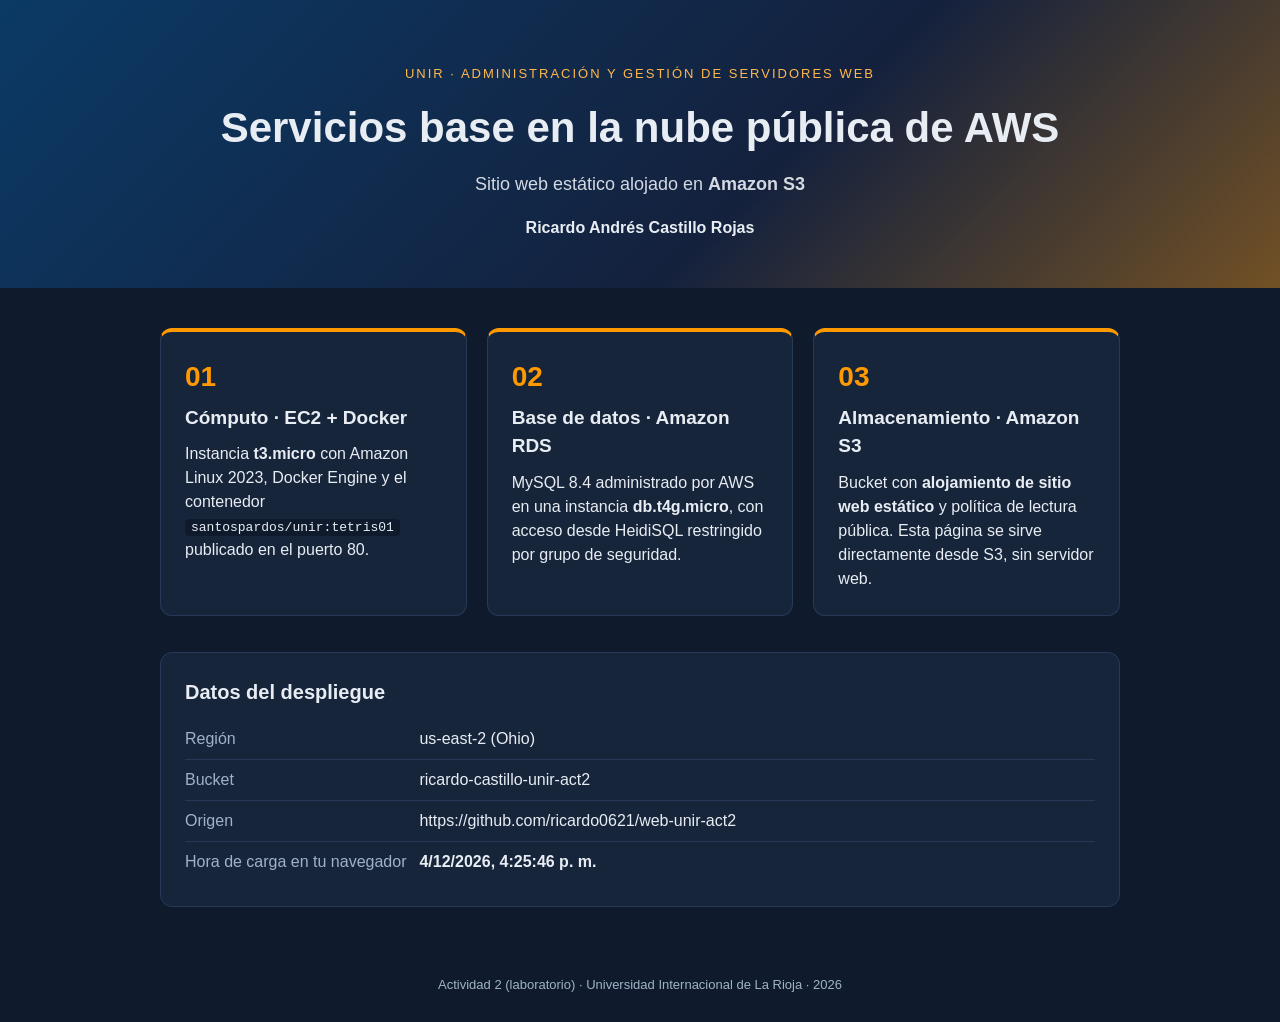
<file: index.html>
<!DOCTYPE html>
<html lang="es">
<head>
  <meta charset="UTF-8">
  <meta name="viewport" content="width=device-width, initial-scale=1.0">
  <title>Actividad 2 · AWS · Ricardo Castillo</title>
  <link rel="stylesheet" href="style.css">
</head>
<body>
  <header>
    <p class="etiqueta">UNIR · Administración y Gestión de Servidores Web</p>
    <h1>Servicios base en la nube pública de AWS</h1>
    <p class="sub">Sitio web estático alojado en <strong>Amazon S3</strong></p>
    <p class="autor">Ricardo Andrés Castillo Rojas</p>
  </header>

  <main>
    <section class="tarjetas">
      <article>
        <span class="num">01</span>
        <h2>Cómputo · EC2 + Docker</h2>
        <p>Instancia <b>t3.micro</b> con Amazon Linux 2023, Docker Engine y el contenedor <code>santospardos/unir:tetris01</code> publicado en el puerto 80.</p>
      </article>
      <article>
        <span class="num">02</span>
        <h2>Base de datos · Amazon RDS</h2>
        <p>MySQL 8.4 administrado por AWS en una instancia <b>db.t4g.micro</b>, con acceso desde HeidiSQL restringido por grupo de seguridad.</p>
      </article>
      <article>
        <span class="num">03</span>
        <h2>Almacenamiento · Amazon S3</h2>
        <p>Bucket con <b>alojamiento de sitio web estático</b> y política de lectura pública. Esta página se sirve directamente desde S3, sin servidor web.</p>
      </article>
    </section>

    <section class="info">
      <h2>Datos del despliegue</h2>
      <ul>
        <li><span>Región</span> us-east-2 (Ohio)</li>
        <li><span>Bucket</span> ricardo-castillo-unir-act2</li>
        <li><span>Origen</span> https://github.com/ricardo0621/web-unir-act2</li>
        <li><span>Hora de carga en tu navegador</span> <b id="hora">—</b></li>
      </ul>
    </section>
  </main>

  <footer>Actividad 2 (laboratorio) · Universidad Internacional de La Rioja · 2026</footer>

  <script>
    document.getElementById('hora').textContent = new Date().toLocaleString('es-CO');
  </script>
</body>
</html>
</file>
<file: style.css>
* { box-sizing: border-box; margin: 0; padding: 0; }
body {
  font-family: "Segoe UI", Roboto, Arial, sans-serif;
  background: #0f1b2d;
  color: #e8edf3;
  line-height: 1.5;
}
header {
  text-align: center;
  padding: 64px 20px 48px;
  background: linear-gradient(135deg, #0b3a66 0%, #14213d 60%, #ff9900 160%);
}
.etiqueta { text-transform: uppercase; letter-spacing: 2px; font-size: 13px; color: #ffb84d; }
h1 { font-size: clamp(26px, 5vw, 42px); margin: 12px 0; }
.sub { font-size: 18px; opacity: .9; }
.autor { margin-top: 18px; font-weight: 600; }
main { max-width: 1000px; margin: 0 auto; padding: 40px 20px; }
.tarjetas { display: grid; grid-template-columns: repeat(auto-fit, minmax(260px, 1fr)); gap: 20px; }
article {
  background: #17253b; border: 1px solid #263a57; border-radius: 12px; padding: 24px;
  border-top: 4px solid #ff9900;
}
.num { font-size: 28px; font-weight: 700; color: #ff9900; }
article h2 { font-size: 19px; margin: 6px 0 10px; }
code { background: #0f1b2d; padding: 1px 6px; border-radius: 4px; font-size: 13px; }
.info { margin-top: 36px; background: #17253b; border-radius: 12px; padding: 24px; border: 1px solid #263a57; }
.info h2 { font-size: 20px; margin-bottom: 12px; }
.info ul { list-style: none; }
.info li { padding: 8px 0; border-bottom: 1px solid #263a57; }
.info li:last-child { border-bottom: none; }
.info span { display: inline-block; min-width: 230px; color: #9fb3c8; }
footer { text-align: center; padding: 28px; font-size: 13px; color: #9fb3c8; }
</file>
